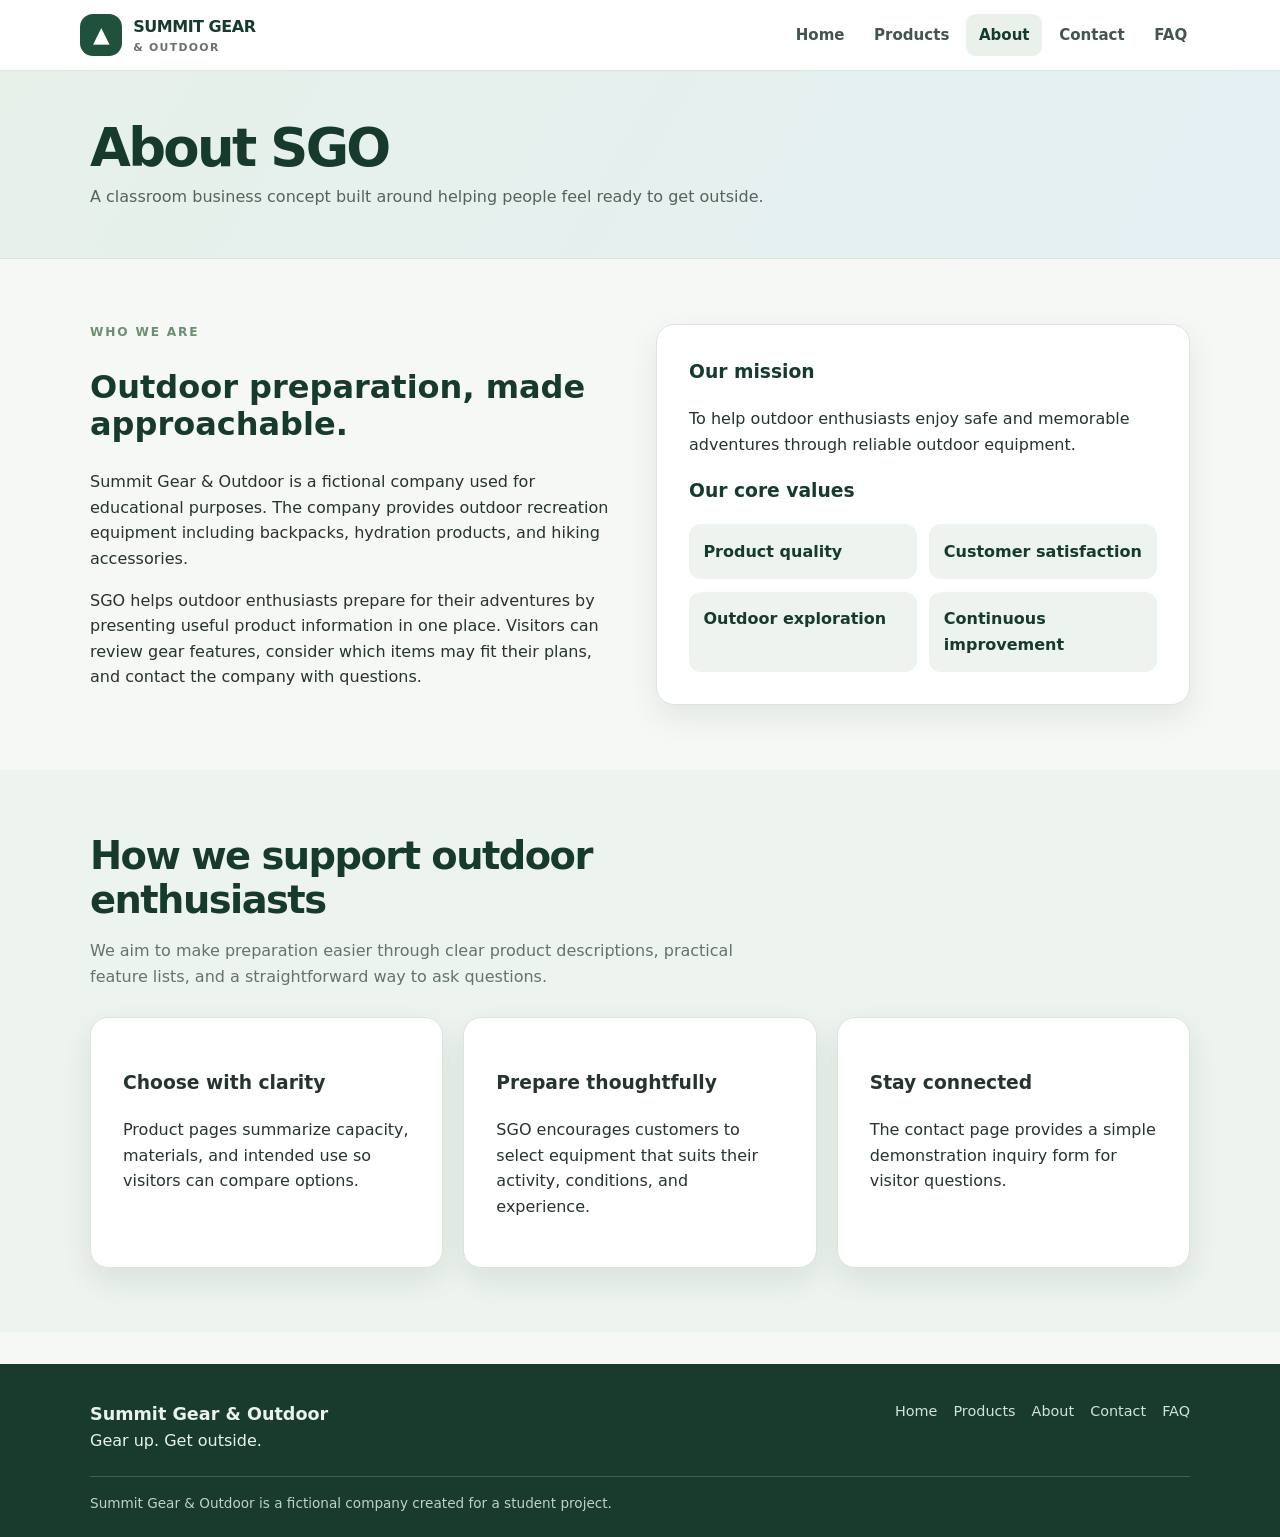
<file: about.html>
<!doctype html>
<html lang="en">
<head>
  <meta charset="utf-8">
  <meta name="viewport" content="width=device-width, initial-scale=1">
  <meta name="description" content="Summit Gear & Outdoor — outdoor equipment for hiking, camping, and recreation.">
  <title>About | Summit Gear & Outdoor</title>
  <link rel="stylesheet" href="styles.css">
  <script src="script.js" defer></script>
</head>
<body>
<a class="skip-link" href="#main">Skip to content</a>
<header class="site-header">
  <div class="header-inner">
    <a class="brand" href="index.html" aria-label="Summit Gear & Outdoor home">
      <span class="brand-mark" aria-hidden="true">▲</span>
      <span>SUMMIT GEAR <small>& OUTDOOR</small></span>
    </a>
    <button class="nav-toggle" type="button" aria-expanded="false" aria-controls="primary-navigation">Menu</button>
    <nav class="site-nav" id="primary-navigation" aria-label="Main navigation"><a href="index.html" >Home</a>
<a href="products.html" >Products</a>
<a href="about.html" aria-current="page">About</a>
<a href="contact.html" >Contact</a>
<a href="faq.html" >FAQ</a></nav>
  </div>
</header>
<main id="main">

<section class="page-intro"><div class="container"><h1>About SGO</h1><p>A classroom business concept built around helping people feel ready to get outside.</p></div></section>
<section class="section"><div class="container split">
  <div><div class="eyebrow" style="color:#6b8f71">Who we are</div><h2 style="color:#163b2c;font-size:2rem;line-height:1.15">Outdoor preparation, made approachable.</h2><p>Summit Gear & Outdoor is a fictional company used for educational purposes. The company provides outdoor recreation equipment including backpacks, hydration products, and hiking accessories.</p><p>SGO helps outdoor enthusiasts prepare for their adventures by presenting useful product information in one place. Visitors can review gear features, consider which items may fit their plans, and contact the company with questions.</p></div>
  <div class="panel"><h3 style="margin-top:0;color:#163b2c">Our mission</h3><p>To help outdoor enthusiasts enjoy safe and memorable adventures through reliable outdoor equipment.</p><h3 style="color:#163b2c">Our core values</h3><div class="value-grid"><div class="value">Product quality</div><div class="value">Customer satisfaction</div><div class="value">Outdoor exploration</div><div class="value">Continuous improvement</div></div></div>
</div></section>
<section class="section" style="background:#edf3ee"><div class="container"><div class="section-heading"><h2>How we support outdoor enthusiasts</h2><p>We aim to make preparation easier through clear product descriptions, practical feature lists, and a straightforward way to ask questions.</p></div><div class="grid"><div class="panel"><h3>Choose with clarity</h3><p>Product pages summarize capacity, materials, and intended use so visitors can compare options.</p></div><div class="panel"><h3>Prepare thoughtfully</h3><p>SGO encourages customers to select equipment that suits their activity, conditions, and experience.</p></div><div class="panel"><h3>Stay connected</h3><p>The contact page provides a simple demonstration inquiry form for visitor questions.</p></div></div></div></section>

</main>
<footer class="site-footer">
  <div class="container">
    <div class="footer-inner">
      <div><div class="footer-brand">Summit Gear & Outdoor</div><div>Gear up. Get outside.</div></div>
      <nav class="footer-nav" aria-label="Footer navigation"><a href="index.html">Home</a> <a href="products.html">Products</a> <a href="about.html">About</a> <a href="contact.html">Contact</a> <a href="faq.html">FAQ</a></nav>
    </div>
    <div class="disclaimer">Summit Gear & Outdoor is a fictional company created for a student project.</div>
  </div>
</footer>
</body>
</html>
</file>
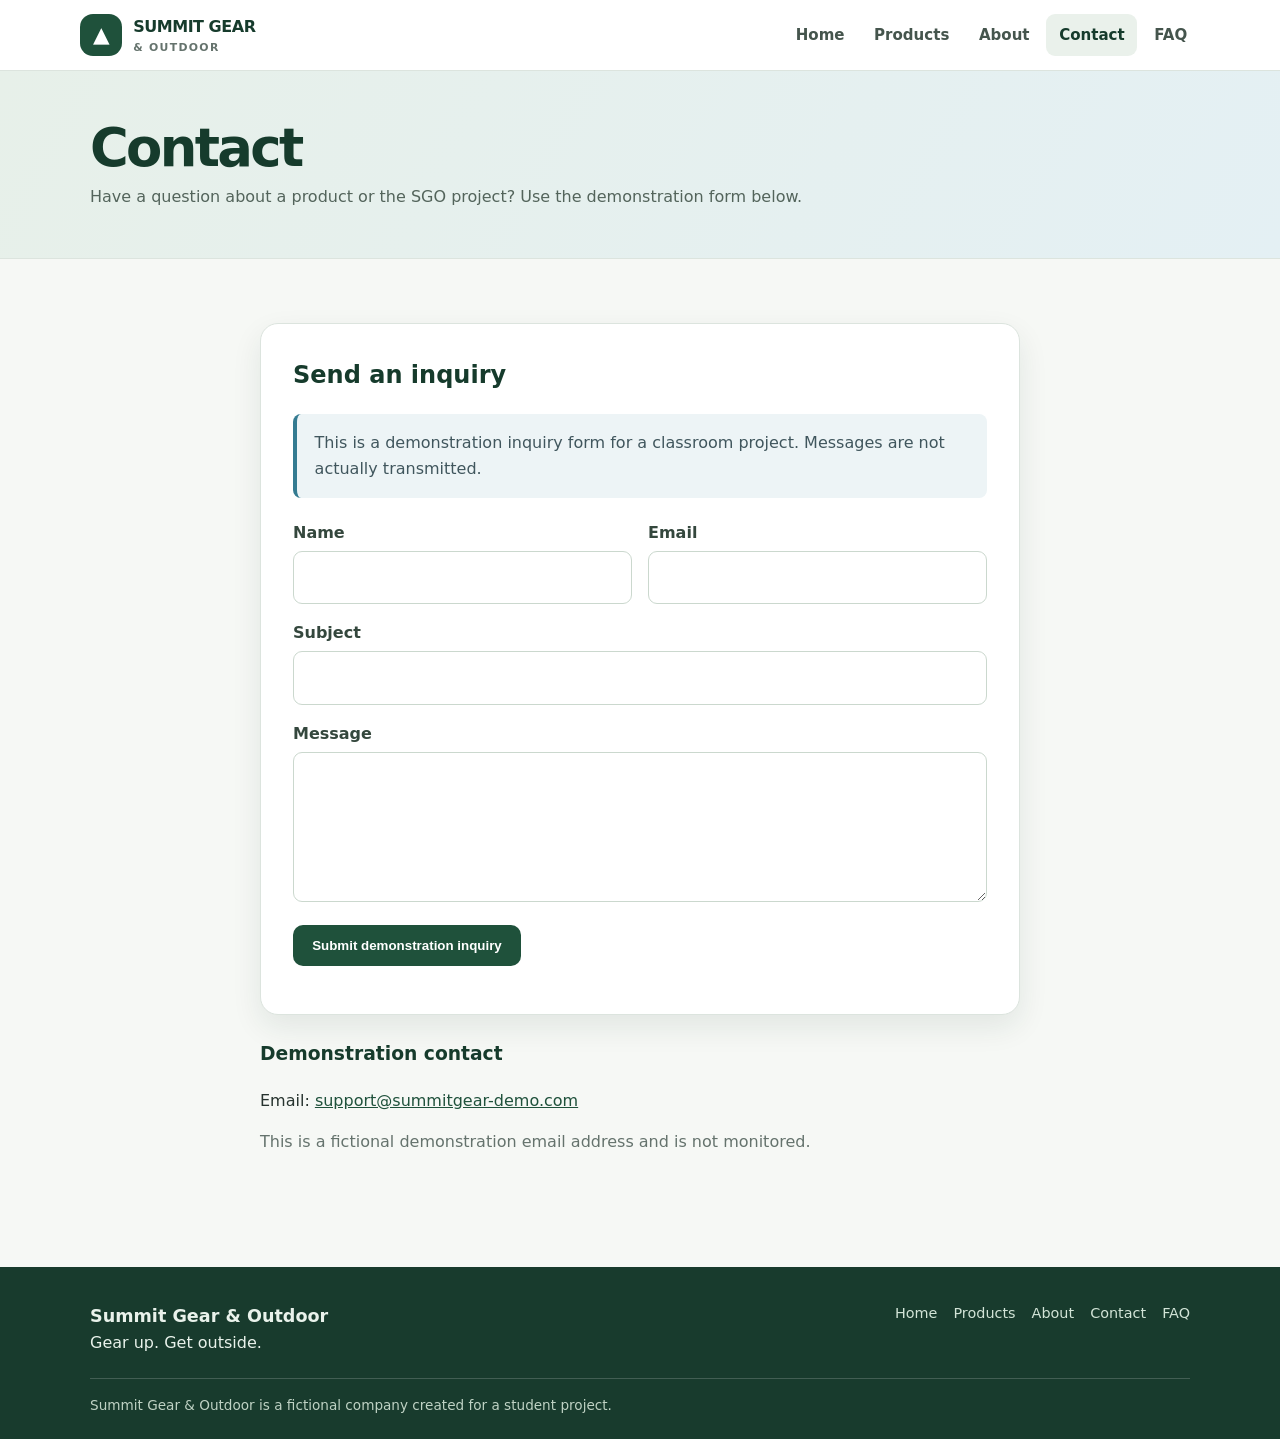
<file: contact.html>
<!doctype html>
<html lang="en">
<head>
  <meta charset="utf-8">
  <meta name="viewport" content="width=device-width, initial-scale=1">
  <meta name="description" content="Summit Gear & Outdoor — outdoor equipment for hiking, camping, and recreation.">
  <title>Contact | Summit Gear & Outdoor</title>
  <link rel="stylesheet" href="styles.css">
  <script src="script.js" defer></script>
</head>
<body>
<a class="skip-link" href="#main">Skip to content</a>
<header class="site-header">
  <div class="header-inner">
    <a class="brand" href="index.html" aria-label="Summit Gear & Outdoor home">
      <span class="brand-mark" aria-hidden="true">▲</span>
      <span>SUMMIT GEAR <small>& OUTDOOR</small></span>
    </a>
    <button class="nav-toggle" type="button" aria-expanded="false" aria-controls="primary-navigation">Menu</button>
    <nav class="site-nav" id="primary-navigation" aria-label="Main navigation"><a href="index.html" >Home</a>
<a href="products.html" >Products</a>
<a href="about.html" >About</a>
<a href="contact.html" aria-current="page">Contact</a>
<a href="faq.html" >FAQ</a></nav>
  </div>
</header>
<main id="main">

<section class="page-intro"><div class="container"><h1>Contact</h1><p>Have a question about a product or the SGO project? Use the demonstration form below.</p></div></section>
<section class="section"><div class="container form-wrap">
  <div class="panel">
    <h2 style="color:#163b2c;margin-top:0">Send an inquiry</h2>
    <div class="notice">This is a demonstration inquiry form for a classroom project. Messages are not actually transmitted.</div>
    <form id="contact-form">
      <div class="form-grid">
        <div class="field"><label for="name">Name</label><input id="name" name="name" type="text" autocomplete="name" required></div>
        <div class="field"><label for="email">Email</label><input id="email" name="email" type="email" autocomplete="email" required></div>
      </div>
      <div class="field"><label for="subject">Subject</label><input id="subject" name="subject" type="text" required></div>
      <div class="field"><label for="message">Message</label><textarea id="message" name="message" required></textarea></div>
      <button class="button" type="submit">Submit demonstration inquiry</button>
      <p id="form-status" class="form-status" role="status" aria-live="polite"></p>
    </form>
  </div>
  <div style="margin-top:1.5rem"><h3 style="color:#163b2c">Demonstration contact</h3><p>Email: <a href="mailto:support@summitgear-demo.com">support@summitgear-demo.com</a></p><p class="muted">This is a fictional demonstration email address and is not monitored.</p></div>
</div></section>

</main>
<footer class="site-footer">
  <div class="container">
    <div class="footer-inner">
      <div><div class="footer-brand">Summit Gear & Outdoor</div><div>Gear up. Get outside.</div></div>
      <nav class="footer-nav" aria-label="Footer navigation"><a href="index.html">Home</a> <a href="products.html">Products</a> <a href="about.html">About</a> <a href="contact.html">Contact</a> <a href="faq.html">FAQ</a></nav>
    </div>
    <div class="disclaimer">Summit Gear & Outdoor is a fictional company created for a student project.</div>
  </div>
</footer>
</body>
</html>
</file>
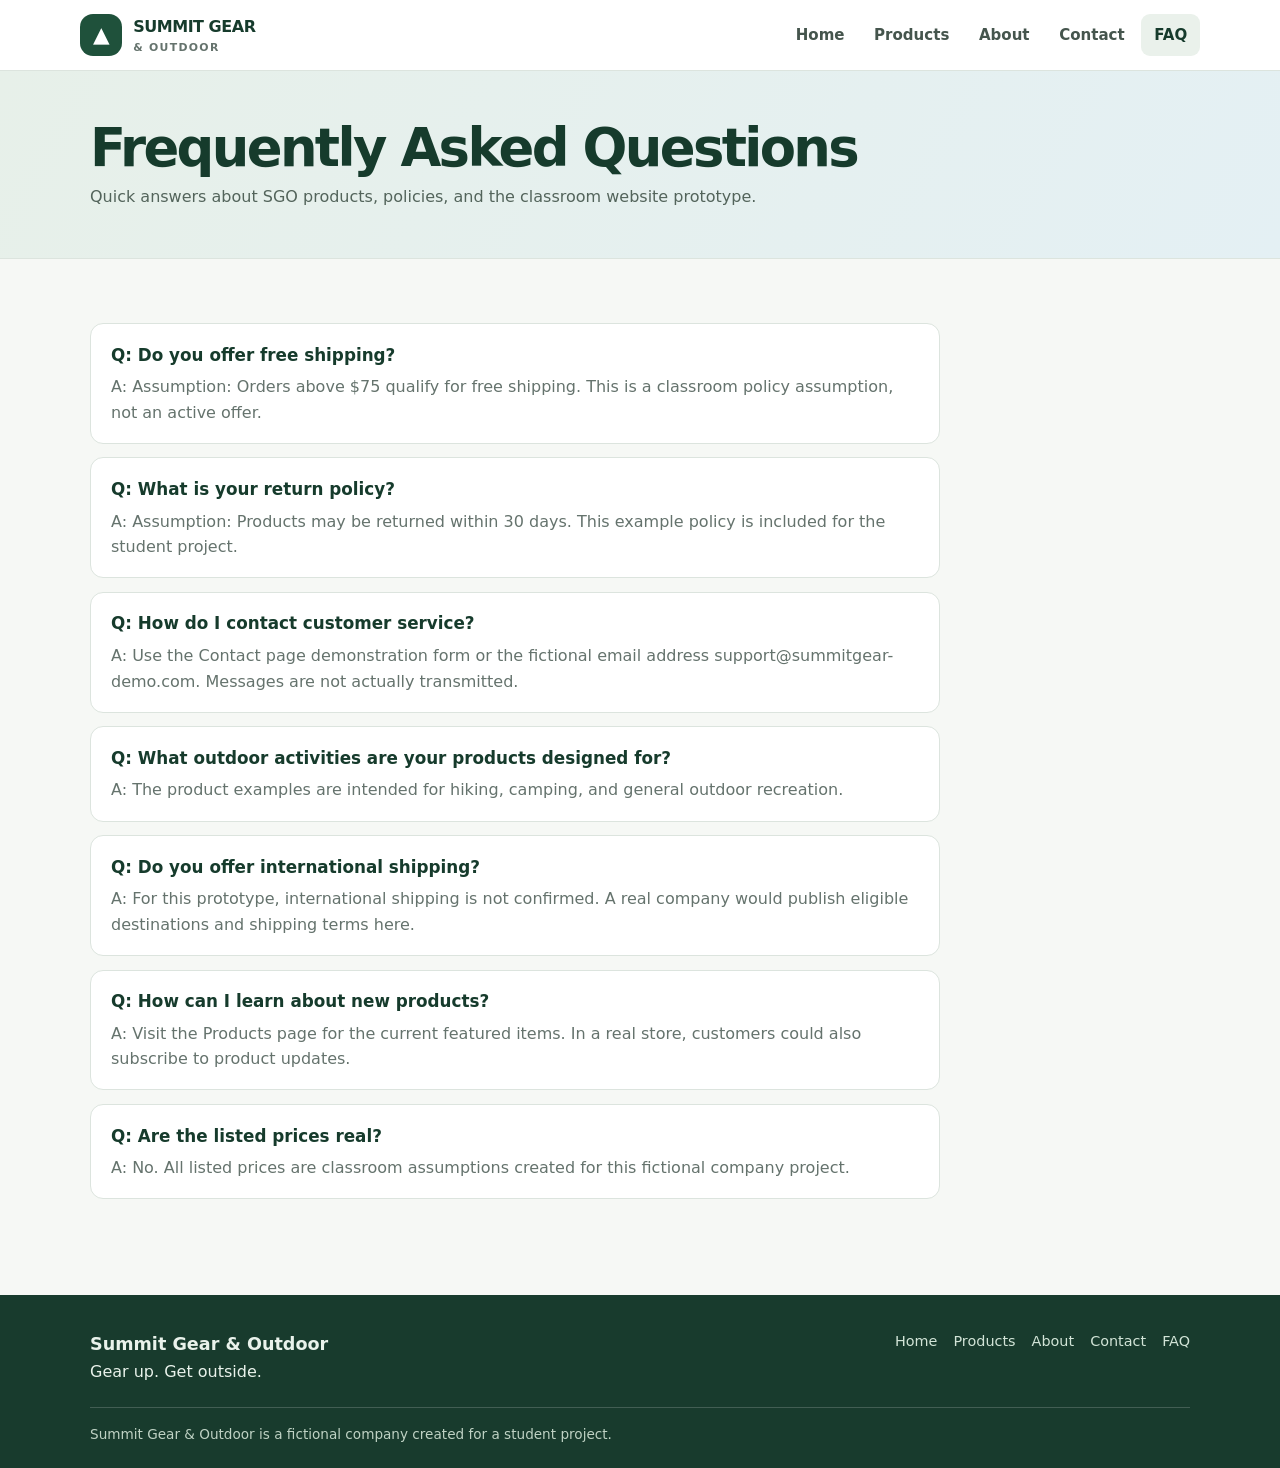
<file: faq.html>
<!doctype html>
<html lang="en">
<head>
  <meta charset="utf-8">
  <meta name="viewport" content="width=device-width, initial-scale=1">
  <meta name="description" content="Summit Gear & Outdoor — outdoor equipment for hiking, camping, and recreation.">
  <title>FAQ | Summit Gear & Outdoor</title>
  <link rel="stylesheet" href="styles.css">
  <script src="script.js" defer></script>
</head>
<body>
<a class="skip-link" href="#main">Skip to content</a>
<header class="site-header">
  <div class="header-inner">
    <a class="brand" href="index.html" aria-label="Summit Gear & Outdoor home">
      <span class="brand-mark" aria-hidden="true">▲</span>
      <span>SUMMIT GEAR <small>& OUTDOOR</small></span>
    </a>
    <button class="nav-toggle" type="button" aria-expanded="false" aria-controls="primary-navigation">Menu</button>
    <nav class="site-nav" id="primary-navigation" aria-label="Main navigation"><a href="index.html" >Home</a>
<a href="products.html" >Products</a>
<a href="about.html" >About</a>
<a href="contact.html" >Contact</a>
<a href="faq.html" aria-current="page">FAQ</a></nav>
  </div>
</header>
<main id="main">

<section class="page-intro"><div class="container"><h1>Frequently Asked Questions</h1><p>Quick answers about SGO products, policies, and the classroom website prototype.</p></div></section>
<section class="section"><div class="container"><div class="faq-list"><article class="faq-item"><h3>Q: Do you offer free shipping?</h3><p>A: Assumption: Orders above $75 qualify for free shipping. This is a classroom policy assumption, not an active offer.</p></article><article class="faq-item"><h3>Q: What is your return policy?</h3><p>A: Assumption: Products may be returned within 30 days. This example policy is included for the student project.</p></article><article class="faq-item"><h3>Q: How do I contact customer service?</h3><p>A: Use the Contact page demonstration form or the fictional email address support@summitgear-demo.com. Messages are not actually transmitted.</p></article><article class="faq-item"><h3>Q: What outdoor activities are your products designed for?</h3><p>A: The product examples are intended for hiking, camping, and general outdoor recreation.</p></article><article class="faq-item"><h3>Q: Do you offer international shipping?</h3><p>A: For this prototype, international shipping is not confirmed. A real company would publish eligible destinations and shipping terms here.</p></article><article class="faq-item"><h3>Q: How can I learn about new products?</h3><p>A: Visit the Products page for the current featured items. In a real store, customers could also subscribe to product updates.</p></article><article class="faq-item"><h3>Q: Are the listed prices real?</h3><p>A: No. All listed prices are classroom assumptions created for this fictional company project.</p></article></div></div></section>

</main>
<footer class="site-footer">
  <div class="container">
    <div class="footer-inner">
      <div><div class="footer-brand">Summit Gear & Outdoor</div><div>Gear up. Get outside.</div></div>
      <nav class="footer-nav" aria-label="Footer navigation"><a href="index.html">Home</a> <a href="products.html">Products</a> <a href="about.html">About</a> <a href="contact.html">Contact</a> <a href="faq.html">FAQ</a></nav>
    </div>
    <div class="disclaimer">Summit Gear & Outdoor is a fictional company created for a student project.</div>
  </div>
</footer>
</body>
</html>
</file>
<file: styles.css>
/* Summit Gear & Outdoor — shared responsive styles */
:root {
  --forest: #1f513b;
  --forest-dark: #163b2c;
  --moss: #6b8f71;
  --sky: #dceef3;
  --blue: #347b91;
  --ink: #26332e;
  --muted: #65736d;
  --paper: #f6f8f5;
  --white: #fff;
  --line: #dce4de;
  --shadow: 0 12px 30px rgba(25, 54, 39, .09);
}
* { box-sizing: border-box; }
html { scroll-behavior: smooth; }
body {
  margin: 0; color: var(--ink); background: var(--paper);
  font-family: Inter, ui-sans-serif, system-ui, -apple-system, BlinkMacSystemFont, "Segoe UI", sans-serif;
  line-height: 1.6;
}
a { color: var(--forest); }
a:focus-visible, button:focus-visible, input:focus-visible, textarea:focus-visible {
  outline: 3px solid #e6b84d; outline-offset: 3px;
}
.skip-link { position: absolute; left: -999px; top: 0; background: white; padding: .7rem 1rem; z-index: 100; }
.skip-link:focus { left: 1rem; top: 1rem; }
.site-header { background: var(--white); border-bottom: 1px solid var(--line); position: sticky; top: 0; z-index: 20; }
.header-inner { max-width: 1160px; margin: auto; padding: .85rem 1.25rem; display: flex; align-items: center; justify-content: space-between; gap: 1rem; }
.brand { display: flex; align-items: center; gap: .7rem; text-decoration: none; color: var(--forest-dark); font-weight: 800; letter-spacing: -.03em; }
.brand-mark { width: 42px; height: 42px; display: grid; place-items: center; border-radius: 13px; background: var(--forest); color: white; font-size: 1.35rem; }
.brand small { display: block; color: var(--muted); font-size: .68rem; letter-spacing: .12em; font-weight: 700; }
.site-nav { display: flex; align-items: center; gap: .25rem; }
.site-nav a { text-decoration: none; color: #45554d; padding: .55rem .8rem; border-radius: 9px; font-weight: 650; font-size: .94rem; }
.site-nav a:hover, .site-nav a[aria-current="page"] { background: #eaf1eb; color: var(--forest-dark); }
.nav-toggle { display: none; border: 1px solid var(--line); background: white; color: var(--forest); border-radius: 9px; padding: .55rem .75rem; font-weight: 700; }
main { min-height: 65vh; }
.container { width: min(1100px, calc(100% - 2.5rem)); margin: auto; }
.hero { background: linear-gradient(115deg, rgba(19, 57, 42, .94), rgba(38, 103, 113, .83)), url("assets/hero-landscape.svg") center/cover; color: white; padding: clamp(4rem, 8vw, 7rem) 0; }
.hero-content { max-width: 700px; }
.eyebrow { text-transform: uppercase; letter-spacing: .15em; font-size: .76rem; font-weight: 800; color: #b8d8c3; }
.hero h1 { font-size: clamp(2.5rem, 6vw, 4.6rem); line-height: 1.05; letter-spacing: -.055em; margin: .65rem 0 1rem; }
.hero p { max-width: 620px; font-size: 1.13rem; color: #edf5ef; }
.button { display: inline-flex; align-items: center; justify-content: center; background: var(--forest); color: white; border: 0; border-radius: 10px; padding: .8rem 1.2rem; text-decoration: none; font-weight: 750; cursor: pointer; transition: transform .15s, background .15s; }
.button:hover { background: var(--forest-dark); transform: translateY(-1px); }
.button-light { background: white; color: var(--forest-dark); margin-top: .75rem; }
.button-light:hover { background: #eaf1eb; }
.section { padding: 4rem 0; }
.section-heading { max-width: 680px; margin-bottom: 1.7rem; }
.section-heading h2 { color: var(--forest-dark); font-size: clamp(1.8rem, 3vw, 2.5rem); letter-spacing: -.04em; line-height: 1.15; margin: 0 0 .6rem; }
.section-heading p, .muted { color: var(--muted); }
.grid { display: grid; grid-template-columns: repeat(3, minmax(0, 1fr)); gap: 1.25rem; }
.card { background: white; border: 1px solid var(--line); border-radius: 16px; overflow: hidden; box-shadow: var(--shadow); }
.card-body { padding: 1.25rem; }
.card h3 { margin: .15rem 0 .45rem; color: var(--forest-dark); font-size: 1.2rem; }
.card p { color: var(--muted); margin: .35rem 0 .8rem; }
.product-image { display: block; width: 100%; height: 220px; object-fit: cover; background: #e7efea; }
.price { color: var(--forest); font-size: 1.08rem; font-weight: 800; margin: .6rem 0; }
.assumption { display: inline-block; font-size: .72rem; font-weight: 750; color: #5b6c64; background: #edf2ee; padding: .2rem .5rem; border-radius: 999px; }
ul.feature-list { padding-left: 1.2rem; margin: .6rem 0 0; color: #53635a; }
.split { display: grid; grid-template-columns: 1fr 1fr; gap: 2rem; align-items: center; }
.panel { background: white; border: 1px solid var(--line); border-radius: 18px; padding: clamp(1.25rem, 3vw, 2rem); box-shadow: var(--shadow); }
.value-grid { display: grid; grid-template-columns: repeat(2, 1fr); gap: .8rem; margin-top: 1rem; }
.value { background: #edf3ee; border-radius: 12px; padding: .9rem; color: var(--forest-dark); font-weight: 700; }
.page-intro { background: linear-gradient(120deg, #e7f0e9, #e4f0f4); padding: 3rem 0; border-bottom: 1px solid var(--line); }
.page-intro h1 { color: var(--forest-dark); font-size: clamp(2.2rem, 5vw, 3.3rem); letter-spacing: -.05em; margin: 0 0 .45rem; line-height: 1.1; }
.page-intro p { max-width: 720px; color: #53645b; margin: 0; }
.form-wrap { max-width: 760px; }
.form-grid { display: grid; grid-template-columns: 1fr 1fr; gap: 1rem; }
.field { margin-bottom: 1rem; }
label { display: block; font-weight: 700; color: #34473d; margin-bottom: .35rem; }
input, textarea { width: 100%; border: 1px solid #cbd8ce; border-radius: 9px; padding: .8rem .85rem; background: white; color: var(--ink); font: inherit; }
textarea { min-height: 150px; resize: vertical; }
.notice { background: #edf4f6; border-left: 4px solid var(--blue); padding: 1rem 1.1rem; border-radius: 8px; color: #40565d; margin: 1rem 0 1.4rem; }
.form-status { color: var(--forest); font-weight: 700; margin-top: .8rem; }
.faq-list { display: grid; gap: .85rem; max-width: 850px; }
.faq-item { background: white; border: 1px solid var(--line); border-radius: 13px; padding: 1.1rem 1.25rem; }
.faq-item h3 { color: var(--forest-dark); font-size: 1.05rem; margin: 0 0 .35rem; }
.faq-item p { margin: 0; color: var(--muted); }
.task-strip { background: #eaf1eb; padding: 1.2rem; border-radius: 14px; margin-top: 1.5rem; }
.task-strip strong { color: var(--forest-dark); }
.site-footer { background: #183b2d; color: #e9f2eb; padding: 2.2rem 0 1.4rem; margin-top: 2rem; }
.footer-inner { display: flex; justify-content: space-between; gap: 2rem; flex-wrap: wrap; }
.footer-brand { font-weight: 800; font-size: 1.1rem; }
.footer-nav { display: flex; flex-wrap: wrap; gap: .45rem 1rem; }
.footer-nav a { color: #d2e4d7; text-decoration: none; font-size: .9rem; }
.footer-nav a:hover { text-decoration: underline; }
.disclaimer { color: #bfd2c4; border-top: 1px solid rgba(255,255,255,.18); margin-top: 1.4rem; padding-top: 1rem; font-size: .85rem; }
@media (max-width: 760px) {
  .header-inner { flex-wrap: wrap; }
  .nav-toggle { display: block; }
  .site-nav { display: none; width: 100%; flex-direction: column; align-items: stretch; padding: .3rem 0 .6rem; }
  .site-nav.open { display: flex; }
  .site-nav a { padding: .7rem .8rem; }
  .grid { grid-template-columns: 1fr; }
  .split { grid-template-columns: 1fr; }
  .form-grid { grid-template-columns: 1fr; gap: 0; }
  .section { padding: 3rem 0; }
}
</file>
